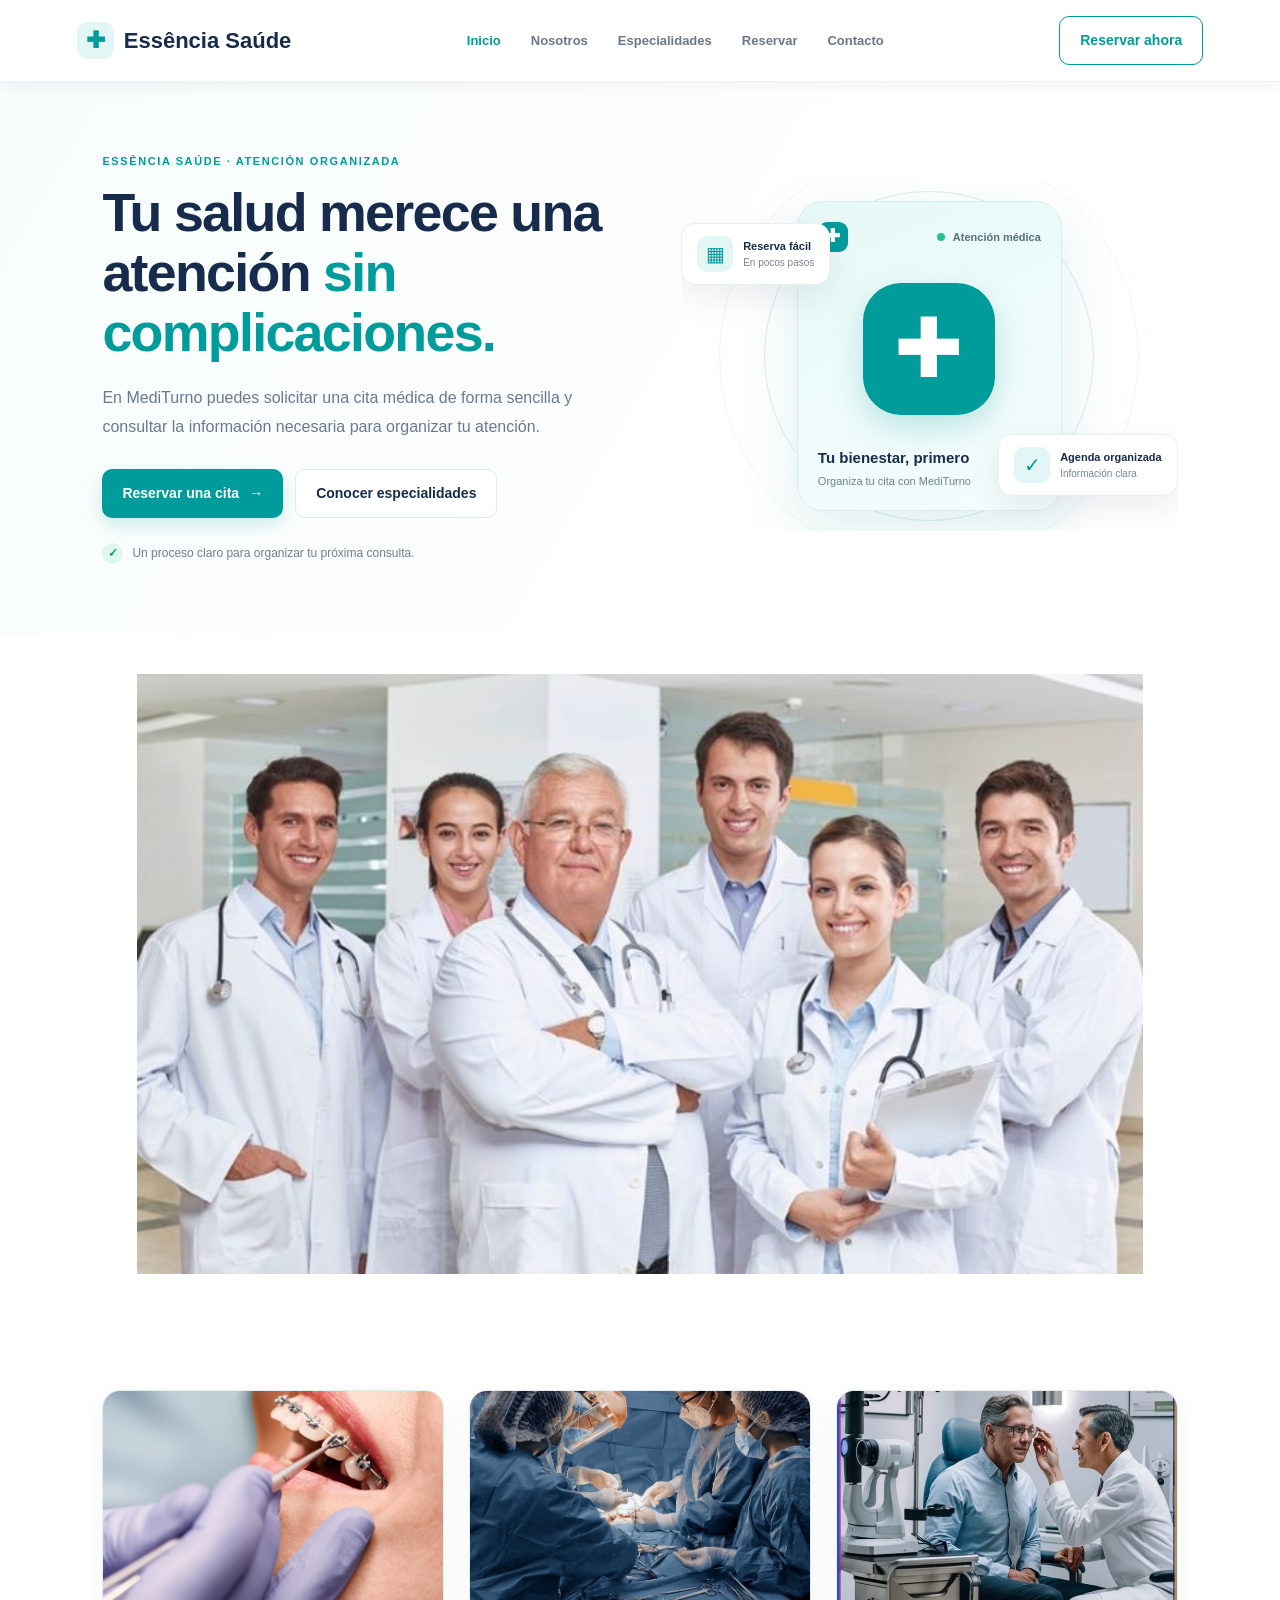
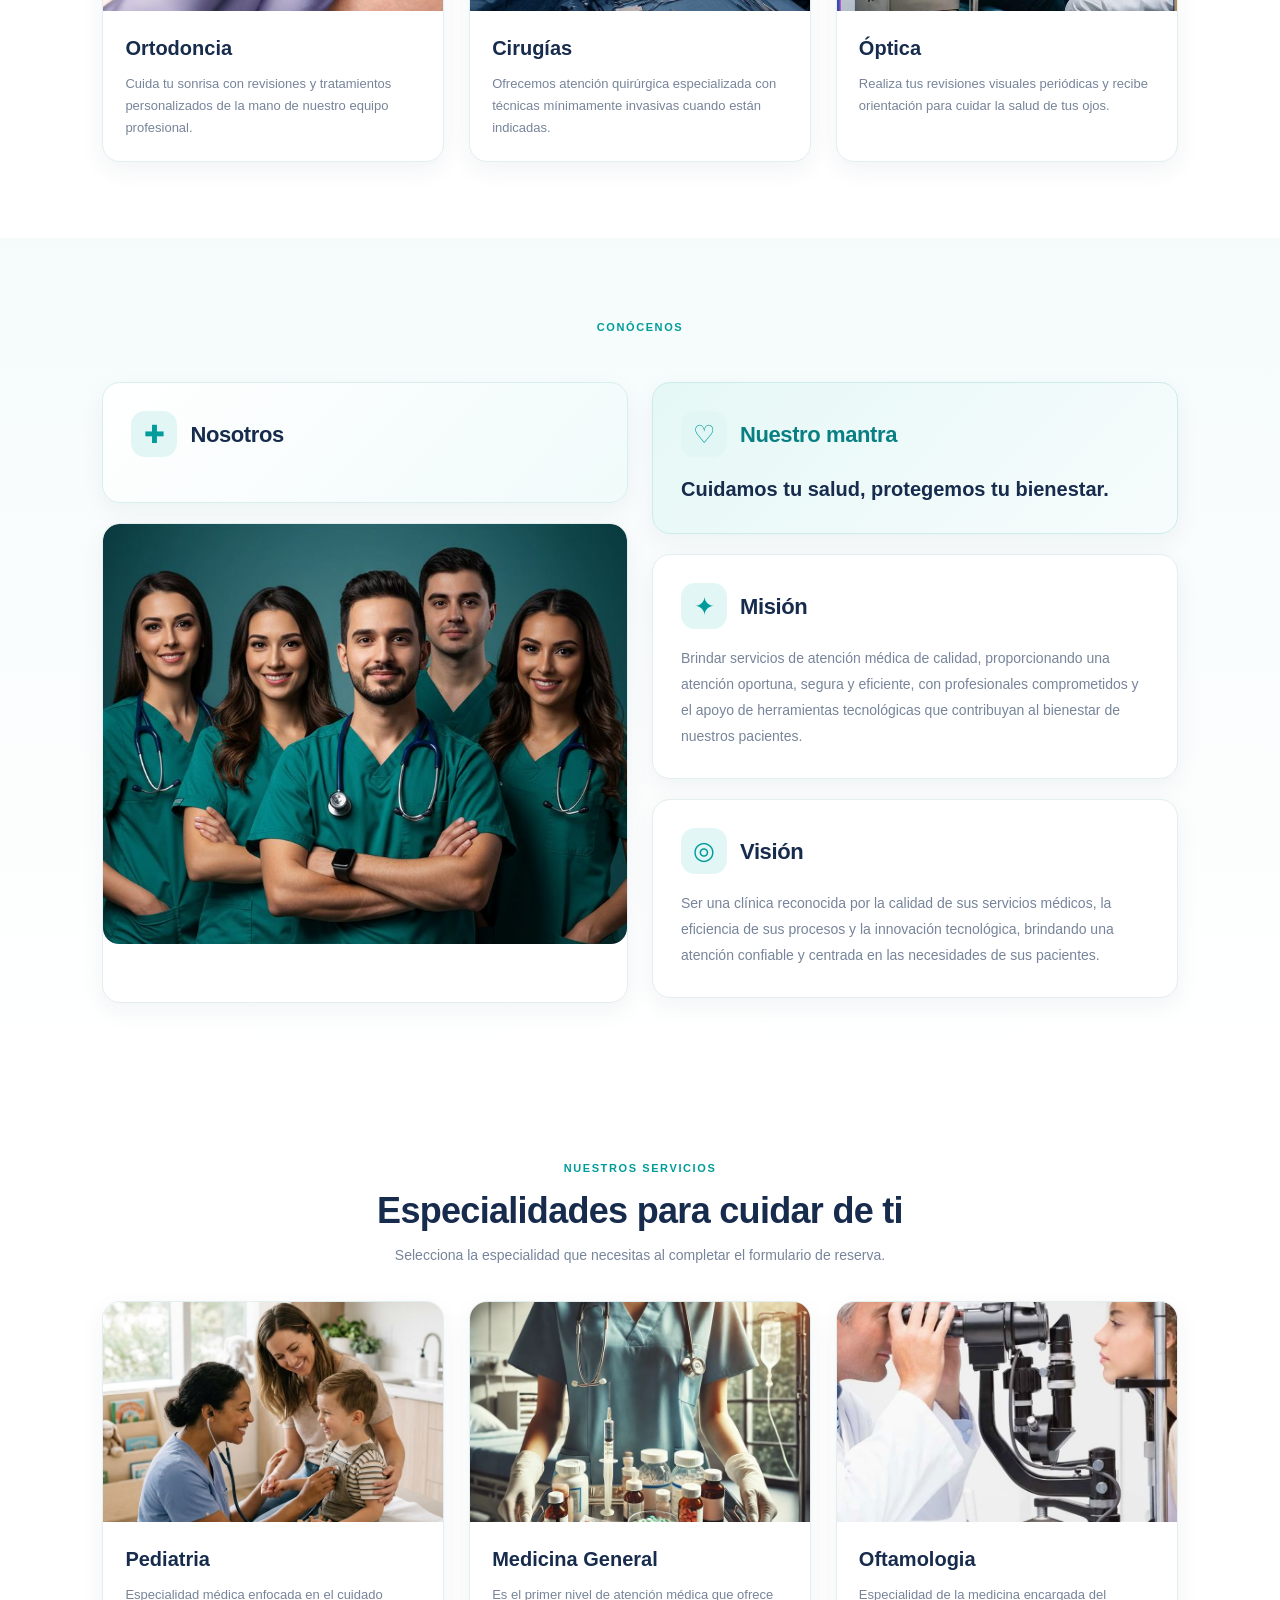
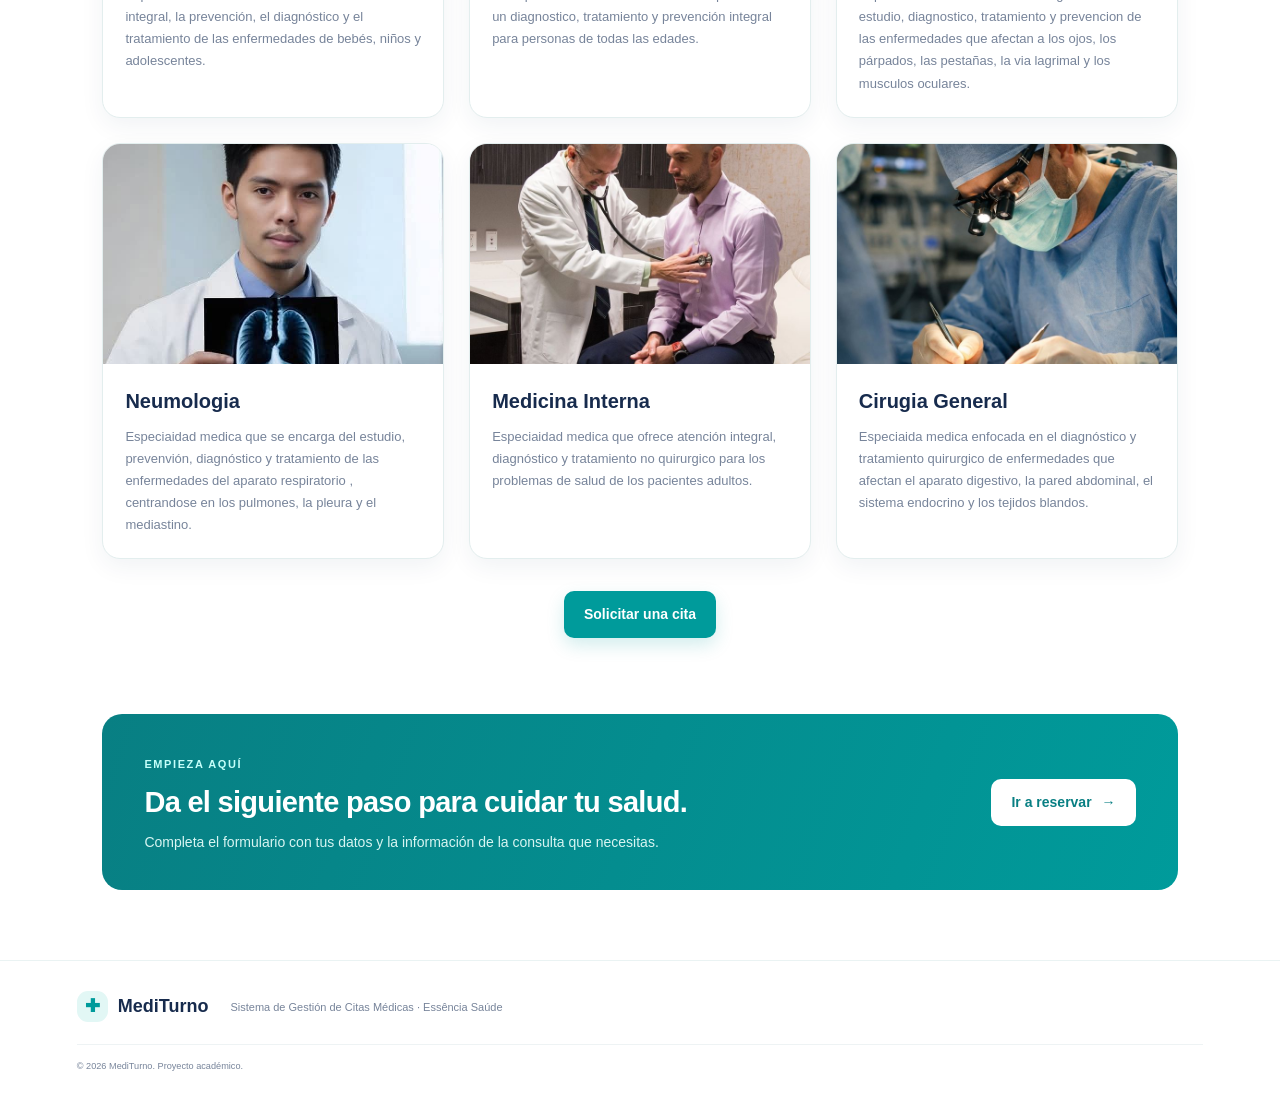
<file: index.html>
<!DOCTYPE html>
<html lang="es">

<head>
    <meta charset="UTF-8">
    <meta name="viewport" content="width=device-width, initial-scale=1.0">
    <meta name="description" content="MediTurno: organiza y solicita tus citas médicas de manera sencilla.">
    <title>Essência Saúde | Inicio</title>
    <link rel="stylesheet" href="styles.css">
</head>

<body class="public-page">
    <header class="public-header">
        <a class="public-brand" href="index.html" aria-label="MediTurno inicio">
            <span class="public-brand-icon">✚</span>
            <span>Essência Saúde</span>
        </a>
        <nav class="public-nav" aria-label="Navegación principal">
            <a class="active" href="index.html">Inicio</a>
            <a href="#nosotros">Nosotros</a>
            <a href="#especialidades">Especialidades</a>
            <a href="login.html">Reservar </a>
            <a href="#contacto">Contacto</a>

        </nav>
        <a class="button button-outline header-action" href="login.html">Reservar ahora</a>
    </header>

    <main>
        <section class="hero">
            <div class="hero-copy">
                <span class="eyebrow">ESSÊNCIA SAÚDE · ATENCIÓN ORGANIZADA</span>
                <h1>Tu salud merece una atención <span>sin complicaciones.</span></h1>
                <p>En MediTurno puedes solicitar una cita médica de forma sencilla y consultar la información necesaria
                    para organizar tu atención.</p>
                <div class="hero-actions">
                    <a class="button button-primary" href="login.html">Reservar una cita <span
                            aria-hidden="true">→</span></a>
                    <a class="button button-light" href="#especialidades">Conocer especialidades</a>
                </div>
                <div class="hero-note"><span class="note-check">✓</span> Un proceso claro para organizar tu próxima
                    consulta.</div>
            </div>
            <div class="hero-visual" aria-label="Ilustración de atención médica">
                <div class="visual-orbit orbit-one"></div>
                <div class="visual-orbit orbit-two"></div>
                <div class="medical-card">
                    <div class="medical-card-top"><span class="medical-symbol">✚</span><span
                            class="online-dot"></span><span>Atención médica</span></div>
                    <div class="medical-cross">✚</div>
                    <div class="medical-card-bottom"><strong>Tu bienestar, primero</strong><span>Organiza tu cita con
                            MediTurno</span></div>
                </div>
                <div class="floating-chip chip-calendar"><span>▦</span>
                    <div><strong>Reserva fácil</strong><small>En pocos pasos</small></div>
                </div>
                <div class="floating-chip chip-check"><span>✓</span>
                    <div><strong>Agenda organizada</strong><small>Información clara</small></div>
                </div>
            </div>
        </section>

        <section class="seccion-imagen">
            <div class="imagen-inicio">
                <img src="imagnes integrador/equipo.jpg" alt="Equipo médico de Essência Saúde">
            </div>
        </section>

        <section class="section servicios-section">
            <div class="specialty-grid specialty-grid-imagenes">

                <article class="specialty-card specialty-card-imagen">
                    <div class="specialty-image">
                        <img src="imagnes integrador/ortodoncia.jpg" alt="Servicio de ortodoncia">
                        <span class="servicio-etiqueta">Odontología</span>
                    </div>
                    <div class="specialty-content">
                        <h3>Ortodoncia</h3>
                        <p>Cuida tu sonrisa con revisiones y tratamientos personalizados de la mano de nuestro equipo
                            profesional.</p>
                    </div>
                </article>

                <article class="specialty-card specialty-card-imagen">
                    <div class="specialty-image">
                        <img src="imagnes integrador/cirugias.jpg" alt="Servicios de cirugía">
                        <span class="servicio-etiqueta">Especialidad médica</span>
                    </div>
                    <div class="specialty-content">
                        <h3>Cirugías</h3>
                        <p>Ofrecemos atención quirúrgica especializada con técnicas mínimamente invasivas cuando están
                            indicadas.</p>
                    </div>
                </article>

                <article class="specialty-card specialty-card-imagen">
                    <div class="specialty-image">
                        <img src="imagnes integrador/optica.jpg" alt="Servicio de salud visual">
                        <span class="servicio-etiqueta">Salud visual</span>
                    </div>
                    <div class="specialty-content">
                        <h3>Óptica</h3>
                        <p>Realiza tus revisiones visuales periódicas y recibe orientación para cuidar la salud de tus
                            ojos.</p>
                    </div>
                </article>

            </div>
        </section>


        <section id="nosotros" class="section nosotros-section">

            <!-- Encabezado -->
            <div class="section-heading">
                <span class="eyebrow">CONÓCENOS</span>
            </div>

            <!-- Contenido principal -->
            <div class="nosotros-grid">

                <!-- Columna izquierda -->
                <div class="nosotros-columna">

                    <!-- Nosotros -->
                    <article class="nosotros-card nosotros-intro">
                        <div class="nosotros-card-header">
                            <span class="nosotros-icon">✚</span>
                            <h3>Nosotros</h3>
                        </div>
                    </article>

                    <!-- Imagen -->
                    <article class="nosotros-card nosotros-imagen-card">
                        <img src="imagnes integrador/equipo2.jpg" alt="Equipo de Essência Saúde"
                            class="nosotros-imagen">
                    </article>

                </div>

                <!-- Columna derecha -->
                <div class="nosotros-columna">

                    <!-- Mantra -->
                    <article class="nosotros-card mantra-card">
                        <div class="nosotros-card-header">
                            <span class="nosotros-icon">♡</span>
                            <h3>Nuestro mantra</h3>
                        </div>
                        <p class="nosotros-frase">
                            Cuidamos tu salud, protegemos tu bienestar.
                        </p>
                    </article>

                    <!-- Misión -->
                    <article class="nosotros-card">
                        <div class="nosotros-card-header">
                            <span class="nosotros-icon">✦</span>
                            <h3>Misión</h3>
                        </div>
                        <p>
                            Brindar servicios de atención médica de calidad,
                            proporcionando una atención oportuna, segura y
                            eficiente, con profesionales comprometidos y el
                            apoyo de herramientas tecnológicas que contribuyan
                            al bienestar de nuestros pacientes.
                        </p>
                    </article>

                    <!-- Visión -->
                    <article class="nosotros-card">
                        <div class="nosotros-card-header">
                            <span class="nosotros-icon">◎</span>
                            <h3>Visión</h3>
                        </div>
                        <p>
                            Ser una clínica reconocida por la calidad de sus
                            servicios médicos, la eficiencia de sus procesos
                            y la innovación tecnológica, brindando una atención
                            confiable y centrada en las necesidades de sus
                            pacientes.
                        </p>
                    </article>

                </div>
            </div>

        </section>

        <section id="especialidades" class="section specialties-section">
            <div class="section-heading">
                <span class="eyebrow">NUESTROS SERVICIOS</span>
                <h2>Especialidades para cuidar de ti</h2>
                <p>Selecciona la especialidad que necesitas al completar el formulario de reserva.</p>
            </div>
            <div class="specialty-grid specialty-grid-imagenes">

                <article class="specialty-card specialty-card-imagen">
                    <div class="specialty-image">
                        <img src="imagnes integrador/pediatria.jpg" alt="Servicio de ortodoncia">
                    </div>
                    <div class="specialty-content">
                        <h3>Pediatria</h3>
                        <p>Especialidad médica enfocada en el cuidado integral, la prevención, el diagnóstico y el
                            tratamiento de las enfermedades de bebés, niños y adolescentes.</p>
                    </div>
                </article>

                <article class="specialty-card specialty-card-imagen">
                    <div class="specialty-image">
                        <img src="imagnes integrador/medicinageneral.jpg" alt="Servicios de cirugía">
                    </div>
                    <div class="specialty-content">
                        <h3>Medicina General</h3>
                        <p>Es el primer nivel de atención médica que ofrece un diagnostico, tratamiento y prevención
                            integral para personas de todas las edades.</p>
                    </div>
                </article>

                <article class="specialty-card specialty-card-imagen">
                    <div class="specialty-image">
                        <img src="imagnes integrador/oftamologia.jpg" alt="Servicio de salud visual">
                    </div>
                    <div class="specialty-content">
                        <h3>Oftamologia</h3>
                        <p>Especialidad de la medicina encargada del estudio, diagnostico, tratamiento y prevencion de
                            las enfermedades
                            que afectan a los ojos, los párpados, las pestañas, la via lagrimal y los musculos oculares.
                        </p>
                    </div>
                </article>
                <article class="specialty-card specialty-card-imagen">
                    <div class="specialty-image">
                        <img src="imagnes integrador/neumologia.jpg" alt="Servicio de salud visual">
                    </div>
                    <div class="specialty-content">
                        <h3>Neumologia </h3>
                        <p>Especiaidad medica que se encarga del estudio, prevenvión, diagnóstico y tratamiento de las
                            enfermedades del aparato respiratorio
                            , centrandose en los pulmones, la pleura y el mediastino.
                        </p>
                    </div>
                </article>
                <article class="specialty-card specialty-card-imagen">
                    <div class="specialty-image">
                        <img src="imagnes integrador/medicininterna.jpg" alt="Servicio de salud visual">
                    </div>
                    <div class="specialty-content">
                        <h3>Medicina Interna</h3>
                        <p>Especiaidad medica que ofrece atención integral, diagnóstico y tratamiento no quirurgico para
                            los problemas de salud de los pacientes adultos.
                        </p>
                    </div>
                </article>
                <article class="specialty-card specialty-card-imagen">
                    <div class="specialty-image">
                        <img src="imagnes integrador/cirugia1.jpg" alt="Servicio de salud visual">
                    </div>
                    <div class="specialty-content">
                        <h3>Cirugia General </h3>
                        <p>Especiaida medica enfocada en el diagnóstico y tratamiento quirurgico de enfermedades que
                            afectan el aparato digestivo, la pared abdominal, el sistema
                            endocrino y los tejidos blandos.
                        </p>
                    </div>
                </article>

            </div>
            <div class="section-cta"><a class="button button-primary" href="login.html">Solicitar una cita</a>
            </div>
        </section>

        <section class="booking-banner">
            <div><span class="eyebrow">EMPIEZA AQUÍ</span>
                <h2>Da el siguiente paso para cuidar tu salud.</h2>
                <p>Completa el formulario con tus datos y la información de la consulta que necesitas.</p>
            </div>
            <a class="button button-white" href="login.html">Ir a reservar <span aria-hidden="true">→</span></a>
        </section>
    </main>

    <footer id="contacto" class="public-footer">
        <a class="public-brand footer-brand" href="index.html"><span
                class="public-brand-icon">✚</span><span>MediTurno</span></a>
        <p>Sistema de Gestión de Citas Médicas · Essência Saúde</p>
        <small>© <span id="year"></span> MediTurno. Proyecto académico.</small>
    </footer>
    <script>document.getElementById("year").textContent = new Date().getFullYear();</script>
</body>

</html>
</file>
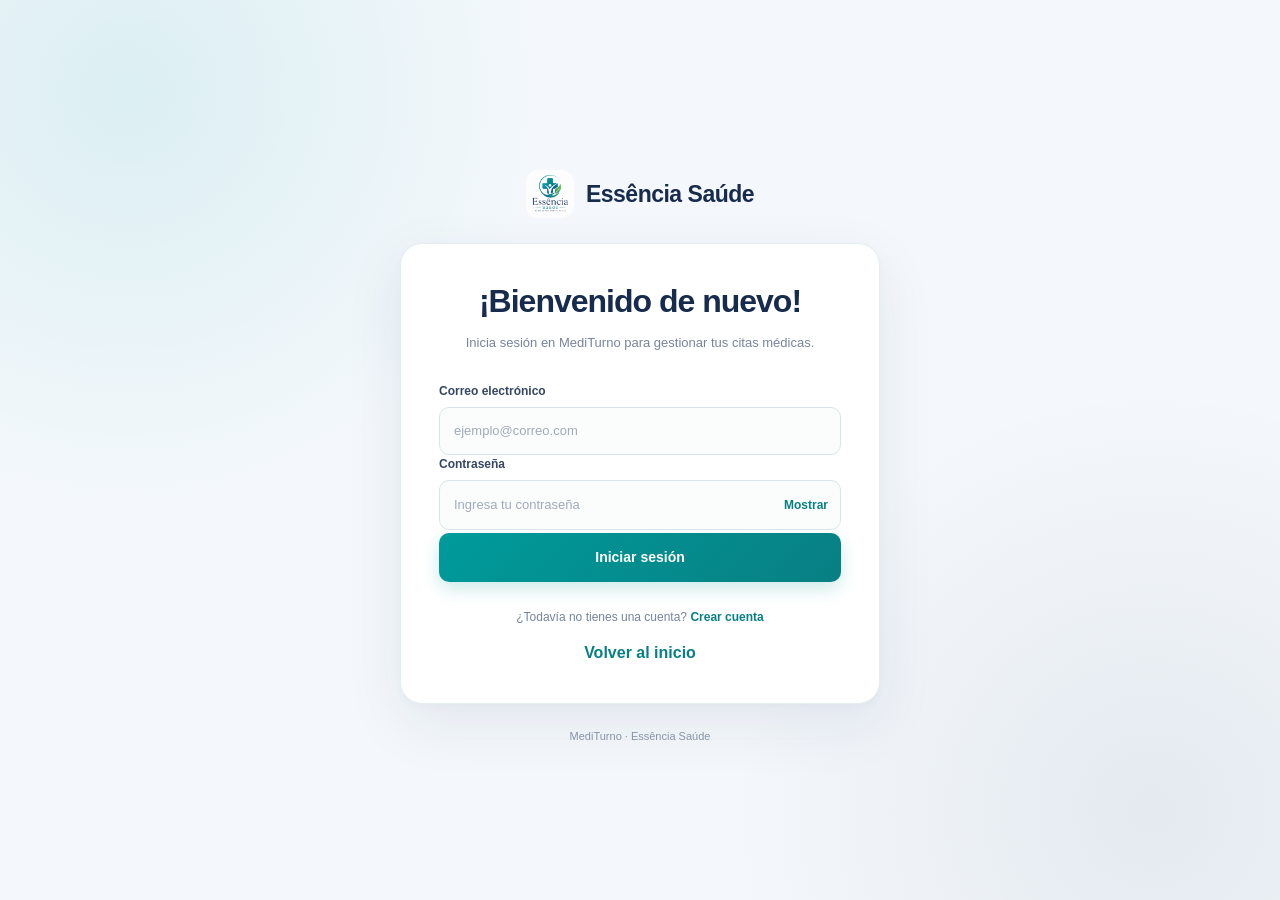
<file: dashboard.html>
<!DOCTYPE html>
<html lang="es">
<head>
    <meta charset="UTF-8">
    <meta name="viewport" content="width=device-width, initial-scale=1.0">
    <title>MediTurno | Dashboard</title>
    <link rel="stylesheet" href="styles.css">
</head>
<body>
    <aside class="sidebar">
        <div class="brand">
            <div class="brand-icon">✚</div>
            <div>
                <h2>MediTurno</h2>
                <small>Gestión de citas médicas</small>
            </div>
        </div>

        <nav class="menu">
            <button class="menu-item active" data-page="Inicio">▦ <span>Inicio</span></button>
            <button class="menu-item" data-page="Pacientes">♙ <span>Pacientes</span></button>
            <button class="menu-item" data-page="Médicos">⚕ <span>Médicos</span></button>
            <button class="menu-item" data-page="Especialidades">✚ <span>Especialidades</span></button>
            <button class="menu-item" data-page="Citas">▣ <span>Citas</span></button>
            <button class="menu-item" data-page="Horarios">◷ <span>Horarios</span></button>
            <button class="menu-item" data-page="Reportes">▤ <span>Reportes</span></button>
            <button class="menu-item" data-page="Configuración">⚙ <span>Configuración</span></button>
        </nav>

        <div class="sidebar-footer">
            <div class="avatar">A</div>
            <div>
                <strong>Administrador</strong>
                <small>MediTurno</small>
            </div>
        </div>
    </aside>

    <main class="main">
        <header class="topbar">
            <button id="menu-toggle" class="mobile-menu" aria-label="Abrir menú">☰</button>
            <input id="search" class="search"
                   type="search" placeholder="Buscar paciente, médico o cita...">
            <div class="admin-badge">
                <span class="status-dot"></span>
                Panel administrativo
            </div>
        </header>

        <section class="content">
            <div class="welcome">
                <div>
                    <p class="eyebrow">PANEL DE CONTROL</p>
                    <h1 id="page-title">¡Hola, administrador!</h1>
                    <a href="registrar_cita.html">Registrar cita +</a>
                    <p class="muted">Bienvenido a MediTurno. Aquí tienes el resumen de la clínica.</p>
                </div>
                <div class="date-box">
                    <span>📅</span>
                    <span id="current-date"></span>
                </div>
            </div>

            <div id="notice" class="notice" hidden></div>

            <section class="stats">
                <article class="stat-card blue">
                    <div class="stat-icon">♙</div>
                    <div>
                        <p>Pacientes registrados</p>
                        <h2 id="total-patients">—</h2>
                        <small>Usuarios de demostración</small>
                    </div>
                </article>

                <article class="stat-card green">
                    <div class="stat-icon">⚕</div>
                    <div>
                        <p>Médicos registrados</p>
                        <h2 id="total-doctors">—</h2>
                        <small>Personal de demostración</small>
                    </div>
                </article>

                <article class="stat-card purple">
                    <div class="stat-icon">▣</div>
                    <div>
                        <p>Citas de hoy</p>
                        <h2 id="total-appointments">—</h2>
                        <small>Agenda de demostración</small>
                    </div>
                </article>

                <article class="stat-card orange">
                    <div class="stat-icon">◷</div>
                    <div>
                        <p>Pendientes</p>
                        <h2 id="total-pending">—</h2>
                        <small>Por confirmar</small>
                    </div>
                </article>
            </section>

            <section class="dashboard-grid">
                <article class="panel chart-panel">
                    <div class="panel-heading">
                        <div>
                            <h3>Citas por especialidad</h3>
                            <p class="muted">Distribución de ejemplo</p>
                        </div>
                        <span class="tag">Esta semana</span>
                    </div>

                    <div id="chart" class="chart"></div>
                </article>

                <article class="panel">
                    <div class="panel-heading">
                        <div>
                            <h3>Resumen de citas</h3>
                            <p class="muted">Estado de la agenda</p>
                        </div>
                    </div>

                    <div class="summary-row">
                        <span class="summary-dot confirmed"></span>
                        <span>Confirmadas</span>
                        <strong id="confirmed-count">15</strong>
                    </div>
                    <div class="progress"><span style="width:62.5%"></span></div>

                    <div class="summary-row">
                        <span class="summary-dot pending"></span>
                        <span>Pendientes</span>
                        <strong id="pending-count">5</strong>
                    </div>
                    <div class="progress"><span class="yellow-bar" style="width:20.83%"></span></div>

                    <div class="summary-row">
                        <span class="summary-dot cancelled"></span>
                        <span>Canceladas</span>
                        <strong id="cancelled-count">4</strong>
                    </div>
                    <div class="progress"><span class="red-bar" style="width:16.67%"></span></div>

                    <div class="info-box">
                        <strong>Organiza tu agenda</strong>
                        <p>Consulta las citas y verifica la disponibilidad de los médicos.</p>
                        <button class="primary-button" data-page="Citas">Ver citas</button>
                    </div>
                </article>
            </section>

            <section class="panel appointments-panel">
                <div class="panel-heading">
                    <div>
                        <h3>Próximas citas</h3>
                        <p class="muted">Agenda de demostración</p>
                    </div>
                    <button class="text-button" data-page="Citas">Ver todas →</button>
                </div>

                <div class="table-wrap">
                    <table>
                        <thead>
                            <tr>
                                <th>Paciente</th>
                                <th>Médico</th>
                                <th>Especialidad</th>
                                <th>Fecha y hora</th>
                                <th>Estado</th>
                                <th>Acción</th>
                            </tr>
                        </thead>
                        <tbody id="appointments-body"></tbody>
                    </table>
                </div>
                <p id="empty-message" class="empty-message" hidden>No se encontraron citas.</p>
            </section>

            <footer>
                MediTurno · Sistema de Gestión de Citas Médicas
                <span>Versión inicial de demostración</span>
            </footer>
        </section>
    </main>

    <script src="app.js"></script>
    <script src="proteger-dashboard.js"></script>
</body>
</html>
</file>
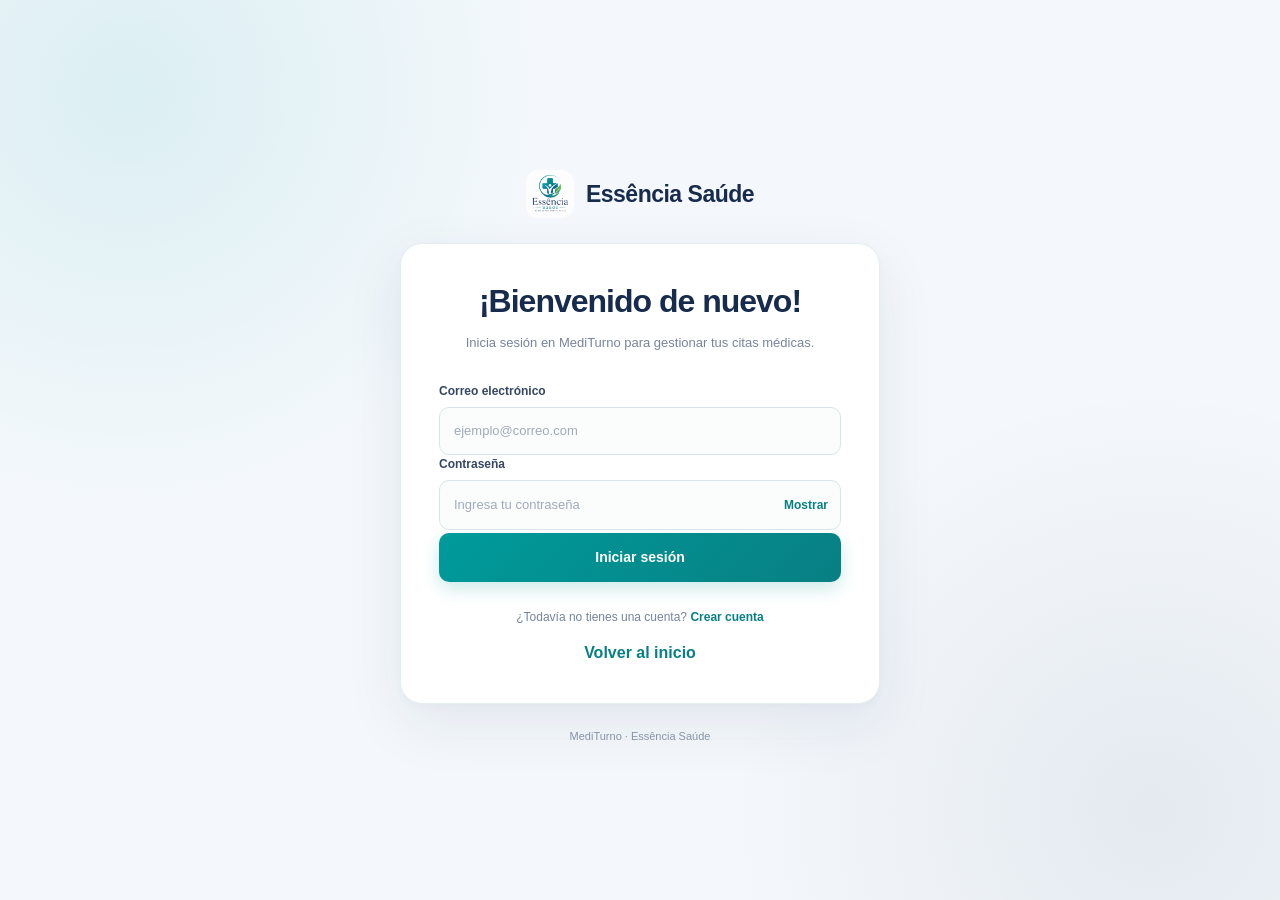
<file: login.html>
<!DOCTYPE html>
<html lang="es">
<head>
    <meta charset="UTF-8">
    <meta name="viewport" content="width=device-width, initial-scale=1.0">

    <title>MediTurno | Iniciar sesión</title>

    <link rel="stylesheet" href="styles.css">
    <script src="iniciar-sesion.js" defer></script>
</head>

<body class="auth-page">

    <!-- Marca de la plataforma -->
    <a href="index.html" class="auth-brand">
        <img
            src="imagnes integrador/logo.png"
            alt="Logo de Essência Saúde"
        >
        <span>Essência Saúde</span>
    </a>

    <main class="form-card">

        <!-- Encabezado -->
        <header class="form-header">
            <h1>¡Bienvenido de nuevo!</h1>
            <p>
                Inicia sesión en MediTurno para gestionar tus citas médicas.
            </p>
        </header>

        <!-- Formulario de acceso -->
        <form id="form-login" novalidate>

            <!-- Correo -->
            <div class="form-group">
                <label for="correo">Correo electrónico</label>

                <input
                    type="email"
                    id="correo"
                    name="correo"
                    autocomplete="email"
                    maxlength="150"
                    placeholder="ejemplo@correo.com"
                    required
                >
            </div>

            <!-- Contraseña -->
            <div class="form-group">
                <label for="contrasena">Contraseña</label>

                <div class="password-wrapper">
                    <input
                        type="password"
                        id="contrasena"
                        name="contrasena"
                        autocomplete="current-password"
                        maxlength="72"
                        placeholder="Ingresa tu contraseña"
                        required
                    >

                    <button
                        type="button"
                        id="btn-mostrar-contrasena"
                        class="password-toggle"
                        aria-label="Mostrar contraseña"
                        aria-pressed="false"
                    >
                        Mostrar
                    </button>
                </div>
            </div>

            <!-- Botón de acceso -->
            <button
                type="submit"
                id="btn-login"
                class="btn btn-primary btn-block"
            >
                Iniciar sesión
            </button>

            <!-- Mensajes -->
            <p
                id="mensaje-login"
                class="form-message"
                role="status"
                aria-live="polite"
            ></p>

        </form>

        <!-- Enlaces -->
        <div class="text-center">
            <p>
                ¿Todavía no tienes una cuenta?
                <a href="registro-usuario.html">Crear cuenta</a>
            </p>

            <a href="index.html">Volver al inicio</a>
        </div>

    </main>

    <footer class="auth-footer">
        MediTurno · Essência Saúde
    </footer>

</body>
</html>
</file>
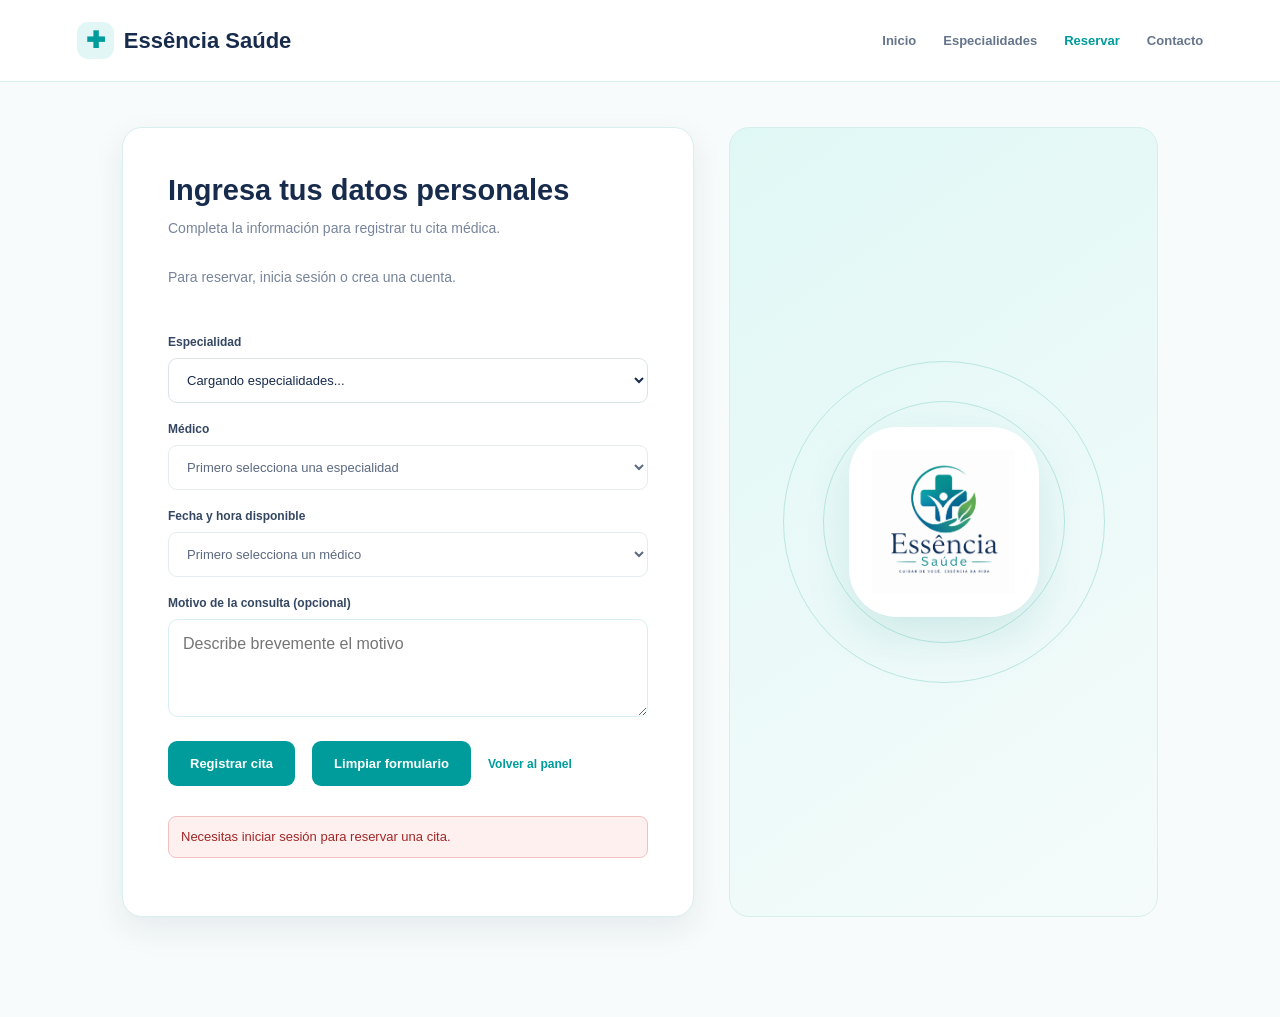
<file: registrar_cita.html>
<!DOCTYPE html>
<html lang="es">

<head>
    <meta charset="UTF-8">
    <meta name="viewport" content="width=device-width, initial-scale=1.0">

    <title>Registrar cita | MediTurno</title>

    <link rel="stylesheet" href="styles.css">
    <script src="registrar-cita.js" defer></script>
</head>

<body class="registro-page">

    <!-- Encabezado -->
    <header class="registro-header">
        <a href="index.html" class="registro-brand">
            <span class="registro-brand-icon">✚</span>
            <span>Essência Saúde </span>
        </a>

        <nav class="registro-nav">
            <a href="index.html">Inicio</a>
            <a href="index.html">Especialidades</a>
            <a href="registrar_cita.html" class="nav-active">Reservar</a>
            <a href="index.html">Contacto</a>
        </nav>
    </header>

    <!-- Contenido principal -->
    <main class="registro-container">

        <section class="registro-form-section">
            <h1>Ingresa tus datos personales</h1>

            <p class="registro-description">
                Completa la información para registrar tu cita médica.
            </p>

            <form id="form-cita" class="registro-form">

                <p id="usuario-conectado" class="registro-description"></p>

                <div class="form-field">
                    <label for="especialidad">Especialidad</label>
                    <select id="especialidad" name="especialidad" required>
                        <option value="">Cargando especialidades...</option>
                    </select>
                </div>

                <div class="form-field">
                    <label for="medico">Médico</label>
                    <select id="medico" name="medico" required disabled>
                        <option value="">Primero selecciona una especialidad</option>
                    </select>
                </div>

                <div class="form-field">
                    <label for="horario">Fecha y hora disponible</label>
                    <select id="horario" name="horario" required disabled>
                        <option value="">Primero selecciona un médico</option>
                    </select>
                </div>

                <div class="form-field">
                    <label for="motivo">Motivo de la consulta (opcional)</label>
                    <textarea id="motivo" name="motivo" maxlength="500" rows="3" placeholder="Describe brevemente el motivo"></textarea>
                </div>

                <div class="form-actions">
                    <button type="submit" class="registro-button">
                        Registrar cita
                    </button>
                    <button type="reset" class="registro-button" id="limpiar-formulario">
                        Limpiar formulario
                    </button>
                    <a href="index.html" class="registro-back">
                        Volver al panel
                    </a>
                </div>

                <p id="mensaje-formulario" class="registro-message" role="status" aria-live="polite" hidden>
                </p>

            </form>
        </section>

        <!-- Imagen de marca -->

        <aside class="registro-image-section">
            <div class="registro-logo">
                <img class="registro-logo-image" src="imagnes integrador/logo.png" alt="Logotipo de MediTurno">
            </div>
        </aside>


    </main>

</body>

</html>
</file>
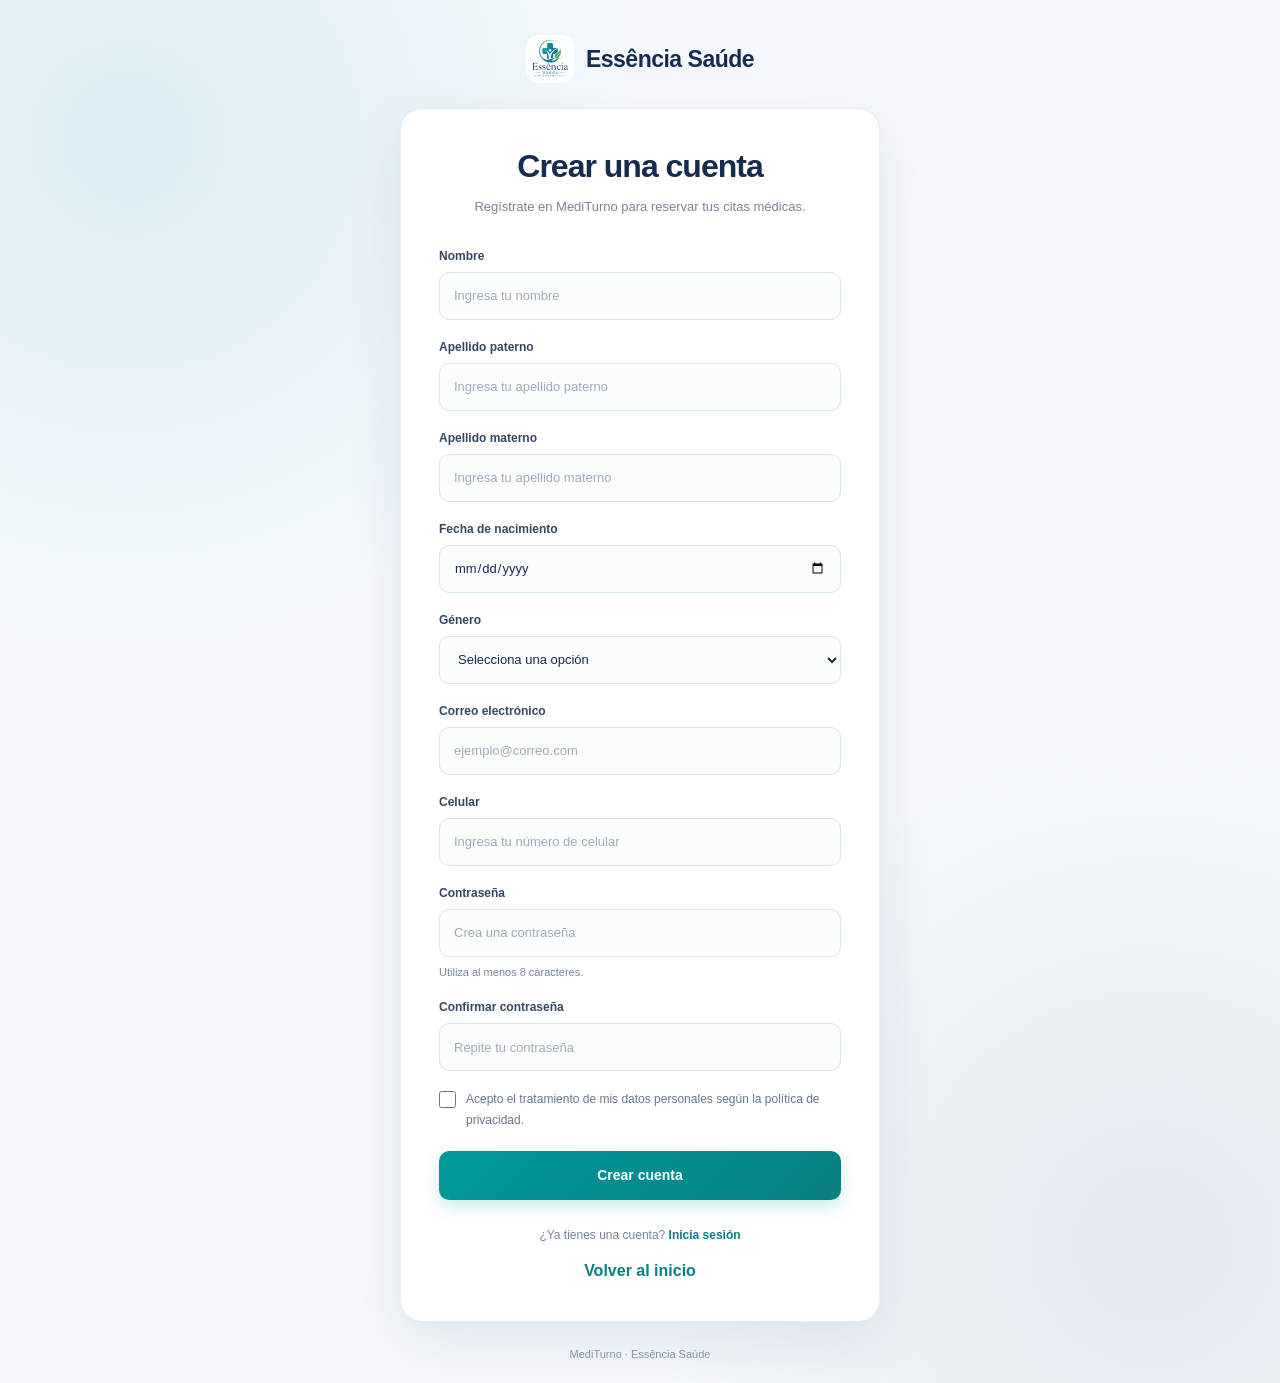
<file: registro-usuario.html>
<!DOCTYPE html>
<html lang="es">
<head>
    <meta charset="UTF-8">
    <meta name="viewport" content="width=device-width, initial-scale=1.0">

    <title>MediTurno | Crear cuenta</title>

    <link rel="stylesheet" href="styles.css">
    <script src="registro-usuario.js" defer></script>
</head>

<body class="auth-page">

    <a href="index.html" class="auth-brand">
        <img
            src="imagnes integrador/logo.png"
            alt="Logo de Essência Saúde"
        >
        <span>Essência Saúde</span>
    </a>

    <main class="form-card">

        <header class="form-header">
            <h1>Crear una cuenta</h1>
            <p>
                Regístrate en MediTurno para reservar tus citas médicas.
            </p>
        </header>

        <form id="form-registro" novalidate>

            <!-- Nombre -->
            <div class="form-group">
                <label for="nombre">Nombre</label>
                <input
                    type="text"
                    id="nombre"
                    name="nombre"
                    autocomplete="given-name"
                    minlength="2"
                    maxlength="60"
                    required
                    placeholder="Ingresa tu nombre"
                >
            </div>

            <!-- Apellido paterno -->
            <div class="form-group">
                <label for="apellidoPaterno">Apellido paterno</label>
                <input
                    type="text"
                    id="apellidoPaterno"
                    name="apellidoPaterno"
                    autocomplete="family-name"
                    minlength="2"
                    maxlength="60"
                    required
                    placeholder="Ingresa tu apellido paterno"
                >
            </div>

            <!-- Apellido materno -->
            <div class="form-group">
                <label for="apellidoMaterno">Apellido materno</label>
                <input
                    type="text"
                    id="apellidoMaterno"
                    name="apellidoMaterno"
                    minlength="2"
                    maxlength="60"
                    required
                    placeholder="Ingresa tu apellido materno"
                >
            </div>

            <!-- Fecha de nacimiento -->
            <div class="form-group">
                <label for="fechaNacimiento">Fecha de nacimiento</label>
                <input
                    type="date"
                    id="fechaNacimiento"
                    name="fechaNacimiento"
                    autocomplete="bday"
                    required
                >
            </div>

            <!-- Género -->
            <div class="form-group">
                <label for="genero">Género</label>
                <select
                    id="genero"
                    name="genero"
                    required
                >
                    <option value="">Selecciona una opción</option>
                    <option value="Masculino">Masculino</option>
                    <option value="Femenino">Femenino</option>
                    <option value="Otro">Otro</option>
                    <option value="Prefiero no decir">
                        Prefiero no decir
                    </option>
                </select>
            </div>

            <!-- Correo electrónico -->
            <div class="form-group">
                <label for="correo">Correo electrónico</label>
                <input
                    type="email"
                    id="correo"
                    name="correo"
                    autocomplete="email"
                    maxlength="150"
                    required
                    placeholder="ejemplo@correo.com"
                >
            </div>

            <!-- Celular -->
            <div class="form-group">
                <label for="celular">Celular</label>
                <input
                    type="tel"
                    id="celular"
                    name="celular"
                    autocomplete="tel"
                    maxlength="20"
                    required
                    placeholder="Ingresa tu número de celular"
                >
            </div>

            <!-- Contraseña -->
            <div class="form-group">
                <label for="contrasena">Contraseña</label>
                <input
                    type="password"
                    id="contrasena"
                    name="contrasena"
                    autocomplete="new-password"
                    minlength="8"
                    maxlength="72"
                    required
                    placeholder="Crea una contraseña"
                >
                <small class="form-help">
                    Utiliza al menos 8 caracteres.
                </small>
            </div>

            <!-- Confirmar contraseña -->
            <div class="form-group">
                <label for="confirmar-contrasena">
                    Confirmar contraseña
                </label>
                <input
                    type="password"
                    id="confirmar-contrasena"
                    name="confirmarContrasena"
                    autocomplete="new-password"
                    minlength="8"
                    maxlength="72"
                    required
                    placeholder="Repite tu contraseña"
                >
            </div>

            <!-- Consentimiento de privacidad -->
            <div class="form-group">
                <label for="acepta-privacidad">
                    <input
                        type="checkbox"
                        id="acepta-privacidad"
                        name="aceptaPrivacidad"
                        required
                    >
                    Acepto el tratamiento de mis datos personales según
                    la política de privacidad.
                </label>
            </div>

            <!-- Botón de registro -->
            <button
                type="submit"
                class="btn btn-primary btn-block"
                id="btn-registrar"
            >
                Crear cuenta
            </button>

            <!-- Mensajes de respuesta -->
            <p
                id="mensaje-registro"
                class="form-message"
                role="status"
                aria-live="polite"
            ></p>

        </form>

        <div class="text-center">
            <p>
                ¿Ya tienes una cuenta?
                <a href="login.html">Inicia sesión</a>
            </p>

            <a href="index.html">Volver al inicio</a>
        </div>

    </main>

    <footer class="auth-footer">
        MediTurno · Essência Saúde
    </footer>

</body>
</html>
</file>
<file: styles.css>
/* MediTurno - estilos compartidos. Paleta: turquesa, blanco y azul marino */
:root {
    --primary: #009b9b;
    --primary-dark: #087f83;
    --navy: #172b4d;
    --muted: #77849a;
    --border: #d9eeee;
    --bg: #f4f7fc;
    --white: #fff;
    --green: #21b783;
    --shadow: 0 12px 32px rgba(23, 43, 77, .08)
}

* {
    box-sizing: border-box
}

html {
    scroll-behavior: smooth
}

body {
    margin: 0;
    font-family: Inter, "Segoe UI", Arial, sans-serif;
    color: var(--navy);
    background: var(--bg);
    line-height: 1.5
}

a {
    color: inherit;
    text-decoration: none
}

button,
input,
select {
    font: inherit
}

button,
a {
    -webkit-tap-highlight-color: transparent
}

.button {
    display: inline-flex;
    align-items: center;
    justify-content: center;
    gap: 10px;
    border-radius: 10px;
    padding: 13px 20px;
    font-weight: 700;
    font-size: 14px;
    transition: .2s ease
}

.button-primary {
    background: var(--primary);
    color: #fff;
    box-shadow: 0 7px 18px rgba(0, 155, 155, .18)
}

.button-primary:hover {
    background: var(--primary-dark);
    transform: translateY(-1px)
}

.button-outline {
    border: 1px solid var(--primary);
    color: var(--primary);
    background: #fff
}

.button-light {
    background: #fff;
    border: 1px solid var(--border);
    color: var(--navy)
}

.button-white {
    background: #fff;
    color: var(--primary-dark)
}

.eyebrow {
    display: inline-block;
    color: var(--primary);
    font-size: 11px;
    font-weight: 800;
    letter-spacing: 1.6px;
    margin-bottom: 12px
}

/* Página pública */
.public-page {
    background: #fff
}


.public-header {
    position: sticky;
    top: 0;
    z-index: 1000;

    height: 82px;
    display: flex;
    align-items: center;
    justify-content: space-between;
    gap: 24px;
    padding: 0 clamp(22px, 6vw, 92px);

    border-bottom: 1px solid #edf3f5;
    background: #fff;
    box-shadow: 0 4px 15px rgba(23, 43, 77, 0.05);
}


.public-brand {
    display: inline-flex;
    align-items: center;
    gap: 10px;
    font-weight: 800;
    font-size: 22px;
    color: var(--navy);
    white-space: nowrap
}

.public-brand-icon {
    display: grid;
    place-items: center;
    width: 37px;
    height: 37px;
    border-radius: 11px;
    background: #e2f7f5;
    color: var(--primary);
    font-size: 23px
}

.public-nav {
    display: flex;
    align-items: center;
    gap: 30px;
    color: #68778d;
    font-size: 13px;
    font-weight: 600
}

.public-nav a:hover,
.public-nav a.active {
    color: var(--primary)
}

.hero {
    min-height: 500px;
    display: grid;
    grid-template-columns: 1.05fr .95fr;
    align-items: center;
    gap: 30px;
    padding: 66px clamp(22px, 8vw, 120px) 70px;
    background: linear-gradient(120deg, #f7fcfc 0%, #fff 65%)
}

.hero-copy {
    max-width: 610px
}

.hero h1 {
    font-size: clamp(36px, 4.2vw, 57px);
    line-height: 1.12;
    letter-spacing: -1.7px;
    margin: 0 0 22px;
    color: var(--navy)
}

.hero h1 span {
    color: var(--primary)
}

.hero-copy>p {
    max-width: 520px;
    color: #697991;
    font-size: 16px;
    line-height: 1.8;
    margin: 0 0 27px
}

.hero-actions {
    display: flex;
    gap: 12px;
    flex-wrap: wrap
}

.hero-note {
    display: flex;
    align-items: center;
    gap: 9px;
    margin-top: 25px;
    color: #6e7e91;
    font-size: 12px
}

.note-check {
    display: grid;
    place-items: center;
    width: 21px;
    height: 21px;
    border-radius: 50%;
    background: #dff7ed;
    color: #14966c;
    font-weight: 800
}

.hero-visual {
    min-height: 350px;
    position: relative;
    display: grid;
    place-items: center;
    overflow: hidden
}

.visual-orbit {
    position: absolute;
    border: 1px solid #d6efec;
    border-radius: 50%;
    width: 330px;
    height: 330px
}

.orbit-two {
    width: 420px;
    height: 420px;
    border-color: #edf7f6
}

.medical-card {
    position: relative;
    z-index: 1;
    width: 265px;
    height: 310px;
    border-radius: 26px;
    background: linear-gradient(155deg, #e6f9f7, #f5fcfc);
    border: 1px solid #d4efec;
    box-shadow: 0 20px 55px rgba(16, 130, 130, .13);
    padding: 20px;
    display: flex;
    flex-direction: column;
    justify-content: space-between
}

.medical-card-top {
    display: flex;
    align-items: center;
    gap: 8px;
    font-size: 11px;
    font-weight: 700;
    color: #55717c
}

.medical-symbol {
    display: grid;
    place-items: center;
    width: 30px;
    height: 30px;
    background: var(--primary);
    color: #fff;
    border-radius: 9px;
    font-size: 18px
}

.online-dot {
    margin-left: auto;
    width: 8px;
    height: 8px;
    background: #27bf8b;
    border-radius: 50%
}

.medical-cross {
    align-self: center;
    display: grid;
    place-items: center;
    width: 132px;
    height: 132px;
    border-radius: 38px;
    background: var(--primary);
    color: #fff;
    font-size: 83px;
    box-shadow: 0 12px 30px rgba(0, 155, 155, .22)
}

.medical-card-bottom {
    display: flex;
    flex-direction: column;
    gap: 4px
}

.medical-card-bottom strong {
    font-size: 15px
}

.medical-card-bottom span {
    font-size: 11px;
    color: #6c8290
}

.floating-chip {
    position: absolute;
    z-index: 2;
    display: flex;
    align-items: center;
    gap: 10px;
    background: #fff;
    border: 1px solid #e7f0f1;
    border-radius: 14px;
    padding: 12px 15px;
    box-shadow: var(--shadow)
}

.floating-chip>span {
    display: grid;
    place-items: center;
    width: 36px;
    height: 36px;
    border-radius: 10px;
    background: #e2f7f5;
    color: var(--primary);
    font-size: 20px
}

.floating-chip div {
    display: flex;
    flex-direction: column
}

.floating-chip strong {
    font-size: 11px
}

.floating-chip small {
    font-size: 10px;
    color: var(--muted)
}

.chip-calendar {
    top: 42px;
    left: 0
}

.chip-check {
    right: 0;
    bottom: 35px
}

.trust-strip {
    display: grid;
    grid-template-columns: repeat(3, 1fr);
    gap: 24px;
    padding: 26px clamp(22px, 8vw, 120px);
    border-top: 1px solid #eaf3f3;
    border-bottom: 1px solid #eaf3f3;
    background: #fff
}

.trust-strip>div {
    display: flex;
    align-items: center;
    gap: 13px
}

.trust-icon {
    display: grid;
    place-items: center;
    width: 42px;
    height: 42px;
    border-radius: 13px;
    background: #e5f8f6;
    color: var(--primary);
    font-size: 21px
}

.trust-strip strong,
.trust-strip small {
    display: block
}

.trust-strip strong {
    font-size: 13px
}

.trust-strip small {
    font-size: 11px;
    color: var(--muted);
    margin-top: 3px
}

.section {
    padding: 76px clamp(22px, 8vw, 120px)
}

.section-heading {
    text-align: center;
    max-width: 650px;
    margin: 0 auto 35px
}

.section-heading h2,
.booking-banner h2 {
    font-size: clamp(27px, 3vw, 36px);
    letter-spacing: -.7px;
    line-height: 1.2;
    margin: 0 0 13px
}

.section-heading p,
.booking-banner p {
    color: var(--muted);
    font-size: 14px;
    margin: 0
}

.specialty-grid {
    display: grid;
    grid-template-columns: repeat(4, 1fr);
    gap: 18px
}

.specialty-card {
    padding: 25px 22px;
    border: 1px solid #e5eeee;
    border-radius: 16px;
    background: #fff;
    transition: .2s
}

.specialty-card:hover {
    border-color: #9bdbd7;
    transform: translateY(-3px);
    box-shadow: var(--shadow)
}

.specialty-icon {
    display: grid;
    place-items: center;
    width: 48px;
    height: 48px;
    border-radius: 14px;
    background: #e2f7f5;
    color: var(--primary);
    font-size: 24px
}

.specialty-card h3 {
    font-size: 15px;
    margin: 18px 0 8px
}

.specialty-card p {
    font-size: 12px;
    line-height: 1.7;
    color: var(--muted);
    margin: 0
}

.section-cta {
    text-align: center;
    margin-top: 32px
}

.booking-banner {
    margin: 0 clamp(22px, 8vw, 120px) 70px;
    padding: 37px 42px;
    border-radius: 20px;
    background: linear-gradient(110deg, #087f83, #009b9b);
    display: flex;
    align-items: center;
    justify-content: space-between;
    gap: 25px;
    color: #fff
}

.booking-banner .eyebrow {
    color: #c5fffa
}

.booking-banner h2 {
    max-width: 580px;
    font-size: 29px
}

.booking-banner p {
    color: #d8f5f2;
    max-width: 600px
}

.public-footer {
    padding: 30px clamp(22px, 6vw, 92px);
    display: flex;
    align-items: center;
    gap: 22px;
    flex-wrap: wrap;
    border-top: 1px solid #eaf3f3;
    color: var(--muted);
    font-size: 11px
}

.footer-brand {
    font-size: 18px
}

.footer-brand .public-brand-icon {
    width: 31px;
    height: 31px;
    font-size: 18px
}

.public-footer p {
    margin: 0
}

.admin-link {
    margin-left: auto;
    color: var(--primary);
    font-weight: 700
}

.public-footer>small {
    width: 100%;
    border-top: 1px solid #eef3f4;
    padding-top: 15px
}

/* Formulario de reserva */
.registro-page {
    min-height: 100vh;
    background: #f7fbfb
}

.registro-header {
    height: 82px;
    background: #fff;
    border-bottom: 1px solid var(--border);
    display: flex;
    align-items: center;
    justify-content: space-between;
    padding: 0 clamp(20px, 6vw, 90px);
    gap: 20px
}

.registro-brand {
    display: flex;
    align-items: center;
    gap: 10px;
    font-size: 22px;
    font-weight: 800;
    color: var(--navy)
}

.registro-brand-icon {
    display: grid;
    place-items: center;
    width: 37px;
    height: 37px;
    background: #e2f7f5;
    border-radius: 11px;
    color: var(--primary);
    font-size: 23px
}

.registro-nav {
    display: flex;
    gap: 27px;
    align-items: center;
    font-size: 13px;
    color: #66758b;
    font-weight: 600
}

.registro-nav a:hover,
.registro-nav .nav-active {
    color: var(--primary)
}

.registro-container {
    max-width: 1080px;
    margin: 45px auto;
    padding: 0 22px 55px;
    display: grid;
    grid-template-columns: 1fr .75fr;
    gap: 35px;
    align-items: stretch
}

.registro-form-section {
    background: #fff;
    padding: clamp(25px, 4vw, 45px);
    border: 1px solid var(--border);
    border-radius: 20px;
    box-shadow: var(--shadow)
}

.registro-form-section h1 {
    font-size: 29px;
    line-height: 1.2;
    margin: 0 0 10px;
    color: var(--navy)
}

.registro-description {
    color: var(--muted);
    font-size: 14px;
    margin: 0 0 28px
}

.registro-form {
    display: flex;
    flex-direction: column;
    gap: 17px
}

.form-field {
    display: flex;
    flex-direction: column;
    gap: 7px
}

.form-field label {
    font-size: 12px;
    font-weight: 700;
    color: #354762
}

.form-field input,
.form-field select {
    width: 100%;
    padding: 13px 14px;
    border: 1px solid #d9e5e9;
    border-radius: 9px;
    background: #fff;
    color: var(--navy);
    outline: none;
    font-size: 13px;
    transition: .2s
}

.form-field input:focus,
.form-field select:focus {
    border-color: var(--primary);
    box-shadow: 0 0 0 3px rgba(0, 155, 155, .1)
}

.form-field input::placeholder {
    color: #a0aaba
}

.form-actions {
    display: flex;
    align-items: center;
    gap: 17px;
    flex-wrap: wrap;
    margin-top: 7px
}

.registro-button {
    border: 0;
    border-radius: 9px;
    background: var(--primary);
    color: #fff;
    padding: 13px 22px;
    font-size: 13px;
    font-weight: 700;
    cursor: pointer
}

.registro-button:hover {
    background: var(--primary-dark)
}

.registro-back {
    font-size: 12px;
    color: var(--primary);
    font-weight: 700
}

.registro-message {
    padding: 12px 14px;
    border-radius: 9px;
    background: #e8f8f2;
    color: #137957;
    font-size: 13px
}

.registro-message.error {
    background: #fff0ef;
    color: #b83b36
}

.registro-image-section {
    min-height: 480px;
    border-radius: 20px;
    background: linear-gradient(145deg, #e0f8f5, #f5fbfb);
    border: 1px solid #d7efec;
    display: grid;
    place-items: center;
    overflow: hidden;
    position: relative
}

.registro-image-section:before,
.registro-image-section:after {
    content: "";
    position: absolute;
    width: 320px;
    height: 320px;
    border: 1px solid #b9e7e2;
    border-radius: 50%
}

.registro-image-section:after {
    width: 240px;
    height: 240px
}

.registro-logo {
    z-index: 1;
    display: grid;
    place-items: center;
    width: 190px;
    height: 190px;
    border-radius: 48px;
    background: #fff;
    box-shadow: 0 18px 45px rgba(0, 130, 130, .13)
}

.registro-logo-image {
    max-width: 75%;
    max-height: 75%;
    object-fit: contain
}

.registro-image-section:has(img[src=""]) {
    display: none
}

/* Panel administrativo */
.sidebar {
    position: fixed;
    inset: 0 auto 0 0;
    width: 250px;
    background: #fff;
    border-right: 1px solid #e7edf5;
    display: flex;
    flex-direction: column;
    padding: 24px 16px;
    z-index: 10
}

.brand {
    display: flex;
    align-items: center;
    gap: 11px;
    padding: 0 8px 27px
}

.brand-icon {
    display: grid;
    place-items: center;
    width: 40px;
    height: 40px;
    border-radius: 12px;
    background: #e0f7f5;
    color: var(--primary);
    font-size: 24px
}

.brand h2 {
    font-size: 18px;
    margin: 0;
    line-height: 1.25
}

.brand small,
.sidebar-footer small {
    font-size: 10px;
    color: var(--muted)
}

.menu {
    display: flex;
    flex-direction: column;
    gap: 6px
}

.menu-item {
    border: 0;
    background: transparent;
    color: #748198;
    text-align: left;
    display: flex;
    align-items: center;
    gap: 12px;
    padding: 12px 14px;
    border-radius: 10px;
    font-size: 13px;
    cursor: pointer
}

.menu-item.active,
.menu-item:hover {
    background: #e7f8f6;
    color: var(--primary);
    font-weight: 700
}

.sidebar-footer {
    display: flex;
    align-items: center;
    gap: 10px;
    margin-top: auto;
    padding: 18px 8px 0;
    border-top: 1px solid #edf1f5;
    font-size: 12px
}

.sidebar-footer small {
    display: block
}

.avatar {
    display: grid;
    place-items: center;
    width: 36px;
    height: 36px;
    border-radius: 50%;
    background: #e1f5f4;
    color: var(--primary);
    font-weight: 800
}

.main {
    margin-left: 250px;
    min-height: 100vh
}

.topbar {
    height: 76px;
    background: #fff;
    border-bottom: 1px solid #e9eef5;
    display: flex;
    align-items: center;
    justify-content: space-between;
    padding: 0 32px;
    gap: 20px
}

.search {
    width: min(420px, 60%);
    border: 1px solid #e0e7f0;
    border-radius: 9px;
    padding: 11px 14px;
    background: #f9fbfd;
    outline: none;
    font-size: 12px
}

.search:focus {
    border-color: var(--primary)
}

.admin-badge {
    font-size: 12px;
    color: #607086;
    display: flex;
    align-items: center;
    gap: 8px
}

.status-dot {
    width: 8px;
    height: 8px;
    background: var(--green);
    border-radius: 50%
}

.mobile-menu {
    display: none;
    border: 0;
    background: none;
    font-size: 22px
}

.content {
    padding: 28px 32px 20px;
    max-width: 1600px;
    margin: auto
}

.welcome {
    display: flex;
    align-items: center;
    justify-content: space-between;
    gap: 20px;
    margin-bottom: 25px
}

.welcome h1 {
    font-size: 25px;
    margin: 0 0 5px
}

.welcome .eyebrow {
    margin-bottom: 5px
}

.welcome .muted {
    margin: 0
}

.welcome a {
    display: inline-block;
    color: var(--primary);
    font-size: 12px;
    font-weight: 700;
    margin: 5px 0
}

.muted {
    font-size: 12px;
    color: var(--muted)
}

.date-box {
    background: #fff;
    border: 1px solid #e5ebf3;
    border-radius: 10px;
    padding: 12px 15px;
    display: flex;
    gap: 8px;
    align-items: center;
    font-size: 12px;
    white-space: nowrap
}

.stats {
    display: grid;
    grid-template-columns: repeat(4, minmax(0, 1fr));
    gap: 16px;
    margin-bottom: 22px
}

.stat-card {
    display: flex;
    gap: 13px;
    align-items: center;
    background: #fff;
    border: 1px solid #e8edf4;
    border-radius: 13px;
    padding: 19px 17px;
    box-shadow: 0 3px 10px rgba(23, 43, 77, .025)
}

.stat-icon {
    width: 43px;
    height: 43px;
    display: grid;
    place-items: center;
    border-radius: 12px;
    font-size: 21px
}

.stat-card.blue .stat-icon {
    background: #e9f2ff;
    color: #2878ed
}

.stat-card.green .stat-icon {
    background: #e2f8ef;
    color: #21a978
}

.stat-card.purple .stat-icon {
    background: #f1eaff;
    color: #8d61d9
}

.stat-card.orange .stat-icon {
    background: #fff1df;
    color: #db8c2b
}

.stat-card p {
    font-size: 11px;
    color: var(--muted);
    margin: 0 0 4px
}

.stat-card h2 {
    font-size: 25px;
    margin: 0;
    line-height: 1.2
}

.stat-card small {
    font-size: 9px;
    color: #9aa5b5
}

.dashboard-grid {
    display: grid;
    grid-template-columns: 1.4fr 1fr;
    gap: 20px;
    margin-bottom: 22px
}

.panel {
    background: #fff;
    border: 1px solid #e7edf5;
    border-radius: 13px;
    padding: 22px;
    min-width: 0
}

.panel-heading {
    display: flex;
    align-items: center;
    justify-content: space-between;
    gap: 15px;
    margin-bottom: 20px
}

.panel-heading h3 {
    font-size: 15px;
    margin: 0 0 3px
}

.panel-heading .muted {
    margin: 0
}

.tag {
    background: #e8f8f6;
    color: var(--primary);
    font-size: 10px;
    padding: 6px 9px;
    border-radius: 7px
}

.chart {
    height: 190px;
    display: flex;
    align-items: flex-end;
    justify-content: space-around;
    gap: 12px;
    padding: 12px 0 0
}

.bar-group {
    height: 100%;
    flex: 1;
    display: flex;
    flex-direction: column;
    align-items: center;
    justify-content: flex-end;
    gap: 7px;
    min-width: 0
}

.bar {
    width: min(42px, 70%);
    min-height: 8px;
    background: linear-gradient(180deg, #16b6b2, #078e95);
    border-radius: 7px 7px 2px 2px;
    position: relative
}

.bar-value {
    position: absolute;
    top: -21px;
    left: 50%;
    transform: translateX(-50%);
    font-size: 10px;
    color: #607086
}

.bar-label {
    font-size: 9px;
    color: #77849a;
    text-align: center;
    overflow-wrap: anywhere
}

.summary-row {
    display: flex;
    align-items: center;
    gap: 8px;
    font-size: 11px;
    color: #68778d;
    margin: 14px 0 7px
}

.summary-row strong {
    margin-left: auto;
    color: var(--navy)
}

.summary-dot {
    width: 8px;
    height: 8px;
    border-radius: 50%
}

.confirmed {
    background: #21b783
}

.pending {
    background: #f2b544
}

.cancelled {
    background: #ef7777
}

.progress {
    height: 6px;
    border-radius: 9px;
    background: #edf1f5;
    overflow: hidden
}

.progress span {
    display: block;
    height: 100%;
    background: #21b783;
    border-radius: 9px
}

.progress .yellow-bar {
    background: #f2b544
}

.progress .red-bar {
    background: #ef7777
}

.info-box {
    background: #f1fbfa;
    border: 1px solid #dcf3f0;
    border-radius: 10px;
    padding: 14px;
    margin-top: 22px
}

.info-box strong {
    font-size: 12px
}

.info-box p {
    font-size: 11px;
    color: var(--muted);
    margin: 4px 0 12px
}

.primary-button {
    border: 0;
    background: var(--primary);
    color: #fff;
    border-radius: 7px;
    padding: 9px 13px;
    font-size: 11px;
    font-weight: 700;
    cursor: pointer
}

.appointments-panel {
    padding: 22px 0
}

.appointments-panel>.panel-heading {
    padding: 0 22px
}

.text-button {
    border: 0;
    background: none;
    color: var(--primary);
    font-size: 11px;
    font-weight: 700;
    cursor: pointer
}

.table-wrap {
    width: 100%;
    overflow-x: auto
}

table {
    width: 100%;
    border-collapse: collapse;
    white-space: nowrap
}

thead {
    background: #f8fafc
}

th {
    font-size: 10px;
    color: #78859a;
    text-align: left;
    font-weight: 700;
    padding: 12px 16px
}

td {
    font-size: 11px;
    padding: 14px 16px;
    border-bottom: 1px solid #edf1f5;
    color: #65738a
}

tbody tr:last-child td {
    border-bottom: 0
}

.patient-name {
    font-weight: 700;
    color: var(--navy)
}

.status {
    display: inline-block;
    border-radius: 20px;
    padding: 5px 9px;
    font-size: 9px;
    font-weight: 700
}

.status-confirmada {
    background: #e1f8ee;
    color: #168b61
}

.status-pendiente {
    background: #fff4dc;
    color: #b78018
}

.status-cancelada {
    background: #ffe8e8;
    color: #c94d4d
}

.action-button {
    border: 1px solid #f1d6d6;
    background: #fff;
    color: #c65a5a;
    border-radius: 6px;
    padding: 5px 8px;
    font-size: 10px;
    cursor: pointer
}

.action-button:disabled {
    color: #8994a4;
    background: #f6f7f9;
    border-color: #e7ebef;
    cursor: default
}

.empty-message {
    text-align: center;
    padding: 22px;
    color: var(--muted);
    font-size: 12px
}

.notice {
    background: #fff5df;
    border: 1px solid #f4e2b5;
    color: #8b681c;
    border-radius: 9px;
    padding: 12px 15px;
    margin-bottom: 18px;
    font-size: 12px
}

.content footer {
    display: flex;
    justify-content: space-between;
    gap: 15px;
    color: #8c98a9;
    font-size: 10px;
    padding: 20px 0 4px
}

@media(max-width:1050px) {
    .public-nav {
        gap: 16px
    }

    .hero {
        padding-left: 5vw;
        padding-right: 5vw
    }

    .specialty-grid {
        grid-template-columns: repeat(2, 1fr)
    }

    .stats {
        grid-template-columns: repeat(2, minmax(0, 1fr))
    }

    .registro-container {
        grid-template-columns: 1fr .7fr
    }

    .content {
        padding: 25px 20px
    }

    .topbar {
        padding: 0 20px
    }
}

@media(max-width:760px) {
    .public-header {
        height: auto;
        min-height: 72px;
        flex-wrap: wrap;
        padding-top: 15px;
        padding-bottom: 15px
    }

    .public-nav {
        order: 3;
        width: 100%;
        justify-content: space-between;
        gap: 10px;
        font-size: 12px
    }

    .header-action {
        font-size: 12px;
        padding: 10px 12px
    }

    .hero {
        grid-template-columns: 1fr;
        padding-top: 50px;
        padding-bottom: 40px
    }

    .hero-visual {
        min-height: 320px
    }

    .trust-strip {
        grid-template-columns: 1fr;
        gap: 18px
    }

    .section {
        padding-top: 55px;
        padding-bottom: 55px
    }

    .booking-banner {
        margin: 0 20px 45px;
        padding: 28px;
        align-items: flex-start;
        flex-direction: column
    }

    .public-footer {
        gap: 12px
    }

    .admin-link {
        margin-left: 0
    }

    .registro-header {
        height: auto;
        min-height: 75px;
        flex-wrap: wrap;
        padding-top: 14px;
        padding-bottom: 14px
    }

    .registro-nav {
        order: 3;
        width: 100%;
        justify-content: space-between;
        gap: 10px;
        font-size: 11px
    }

    .registro-container {
        grid-template-columns: 1fr;
        margin-top: 24px
    }

    .registro-image-section {
        min-height: 240px;
        grid-row: 1
    }

    .registro-form-section h1 {
        font-size: 25px
    }

    .sidebar {
        transform: translateX(-100%);
        transition: transform .2s ease;
        box-shadow: none
    }

    .sidebar.open {
        transform: translateX(0);
        box-shadow: 10px 0 30px rgba(23, 43, 77, .12)
    }

    .main {
        margin-left: 0
    }

    .mobile-menu {
        display: block
    }

    .topbar {
        justify-content: flex-start
    }

    .search {
        flex: 1;
        width: auto
    }

    .admin-badge {
        display: none
    }

    .welcome {
        align-items: flex-start;
        flex-direction: column
    }

    .date-box {
        white-space: normal
    }

    .dashboard-grid {
        grid-template-columns: 1fr
    }

    .stats {
        gap: 10px
    }

    .stat-card {
        padding: 13px 10px;
        gap: 9px
    }

    .stat-icon {
        width: 35px;
        height: 35px
    }

    .stat-card h2 {
        font-size: 21px
    }

    .stat-card p {
        font-size: 10px
    }

    .content footer {
        flex-direction: column
    }

    .appointments-panel {
        overflow: hidden
    }
}

@media(max-width:420px) {
    .specialty-grid {
        grid-template-columns: 1fr
    }

    .hero h1 {
        font-size: 36px
    }

    .hero-actions .button {
        width: 100%
    }

    .floating-chip {
        padding: 9px
    }

    .chip-calendar {
        left: -4px
    }

    .chip-check {
        right: -4px
    }

    .medical-card {
        width: 230px;
        height: 290px
    }

    .stats {
        grid-template-columns: 1fr 1fr
    }

    .stat-card {
        align-items: flex-start;
        flex-direction: column
    }

    .registro-form-section {
        padding: 22px 17px
    }

    .form-actions {
        align-items: stretch;
        flex-direction: column
    }

    .registro-button {
        width: 100%
    }
}

.imagen-inicio {
    width: 100%;
    max-width: 1100px;
    margin: 40px auto;
    padding: 0 20px;
    box-sizing: border-box;
}

.imagen-inicio img {
    display: block;
    width: 100%;
    height: auto;
    max-height: 600px;
    object-fit: contain;
    object-position: center;
    border-radius: 16px;
}


/* Tres tarjetas en una sola fila */
.specialty-grid-imagenes {
    display: grid;
    grid-template-columns: repeat(3, minmax(0, 1fr));
    gap: 25px;
    width: 100%;
    max-width: 1200px;
    margin: 0 auto;
    align-items: stretch;
}

/* Diseño de las tarjetas */
.specialty-card-imagen {
    display: flex;
    flex-direction: column;
    padding: 0;
    overflow: hidden;
    border: 1px solid #e3eeee;
    border-radius: 18px;
    background: #fff;
    box-shadow: 0 8px 25px rgba(23, 43, 77, 0.06);
    transition: transform 0.3s ease, box-shadow 0.3s ease;
}

.specialty-card-imagen:hover {
    transform: translateY(-6px);
    box-shadow: 0 15px 30px rgba(0, 130, 130, 0.13);
}

/* Imágenes del mismo tamaño */
.specialty-card-imagen .specialty-image {
    position: relative;
    width: 100%;
    height: 220px;
    overflow: hidden;
}

.specialty-card-imagen .specialty-image img {
    display: block;
    width: 100%;
    height: 100%;
    object-fit: cover;
    transition: transform 0.4s ease;
}

.specialty-card-imagen:hover .specialty-image img {
    transform: scale(1.05);
}

/* Texto */
.specialty-content {
    padding: 22px;
}

.specialty-content h3 {
    margin: 0 0 10px;
    color: #172b4d;
    font-size: 20px;
}

.specialty-content p {
    margin: 0;
    color: #77849a;
    font-size: 13px;
    line-height: 1.7;
}

/* Tabletas */
@media (max-width: 850px) {
    .specialty-grid-imagenes {
        grid-template-columns: repeat(2, minmax(0, 1fr));
    }
}

/* Celulares */
@media (max-width: 550px) {
    .specialty-grid-imagenes {
        grid-template-columns: 1fr;
    }
}

/* ==================================
   PÁGINA NOSOTROS
================================== */

.nosotros-section {
    background: linear-gradient(180deg, #f5fbfb 0%, #ffffff 100%);
    min-height: 70vh;
}

/* Distribución de las dos columnas */
.nosotros-grid {
    display: grid;
    grid-template-columns: repeat(2, minmax(0, 1fr));
    gap: 24px;
    max-width: 1200px;
    margin: 0 auto;
    align-items: start;
}

.nosotros-columna {
    display: flex;
    flex-direction: column;
    gap: 20px;
    min-width: 0;
}

/* Tarjetas generales */
.nosotros-card {
    padding: 28px;
    border: 1px solid #e3eeee;
    border-radius: 18px;
    background: var(--white);
    box-shadow: 0 8px 25px rgba(23, 43, 77, 0.05);
    transition: transform 0.25s ease,
        box-shadow 0.25s ease,
        border-color 0.25s ease;
}

.nosotros-card:hover {
    transform: translateY(-3px);
    border-color: #b8e5e1;
    box-shadow: var(--shadow);
}

/* Encabezados de cada tarjeta */
.nosotros-card-header {
    display: flex;
    align-items: center;
    gap: 13px;
    margin-bottom: 17px;
}

.nosotros-card-header h3 {
    margin: 0;
    color: var(--navy);
    font-size: 22px;
    font-weight: 800;
    letter-spacing: -0.4px;
}

/* Iconos */
.nosotros-icon {
    flex-shrink: 0;
    display: grid;
    place-items: center;
    width: 46px;
    height: 46px;
    border-radius: 14px;
    background: #e2f7f5;
    color: var(--primary);
    font-size: 25px;
}

/* Texto */
.nosotros-card>p {
    margin: 0;
    color: var(--muted);
    font-size: 14px;
    line-height: 1.85;
}

/* Tarjeta de presentación */
.nosotros-intro {
    background: linear-gradient(135deg, #ffffff 0%, #f0fbfa 100%);
    border-color: #d8efec;
}

/* Mantra destacado */
.mantra-card {
    background: linear-gradient(135deg, #e5f8f6 0%, #f7fcfc 100%);
    border-color: #ccece8;
}

.mantra-card .nosotros-card-header h3 {
    color: var(--primary-dark);
}

.nosotros-card>p.nosotros-frase {
    color: var(--navy);
    font-size: 20px;
    font-weight: 700;
    line-height: 1.55;
}


/* Imagen más alta en la sección Nosotros */
.nosotros-imagen-card {
    padding: 0;
    overflow: hidden;
    min-height: 480px;
}

.nosotros-imagen {
    display: block;
    width: 100%;
    height: 420px;
    object-fit: cover;
    object-position: center;
    border-radius: 16px;
    transition: transform 0.4s ease;
}

.nosotros-imagen-card:hover .nosotros-imagen {
    transform: scale(1.04);
}

/* En celulares */
@media (max-width: 600px) {
    .nosotros-imagen-card {
        min-height: 350px;
    }

    .nosotros-imagen {
        height: 350px;
    }
}


/* =========================================
   MEDİTURNO - DISEÑO DE AUTENTICACIÓN
   Registro e inicio de sesión
========================================= */

.auth-page {
    min-height: 100vh;
    display: flex;
    flex-direction: column;
    align-items: center;
    justify-content: center;
    padding: 35px 18px 20px;
    background:
        radial-gradient(circle at 10% 10%,
            rgba(0, 155, 155, 0.10),
            transparent 30%),
        radial-gradient(circle at 90% 90%,
            rgba(23, 43, 77, 0.07),
            transparent 30%),
        #f4f8fc;
}

/* Marca superior */

.auth-brand {
    display: inline-flex;
    align-items: center;
    justify-content: center;
    gap: 12px;
    margin-bottom: 25px;
    color: #172b4d;
    font-size: 23px;
    font-weight: 800;
    letter-spacing: -0.5px;
    transition: transform 0.2s ease;
}

.auth-brand:hover {
    transform: translateY(-2px);
}

.auth-brand img {
    width: 48px;
    height: 48px;
    object-fit: contain;
    border-radius: 12px;
}

/* Tarjeta del formulario */

.form-card {
    width: 100%;
    max-width: 480px;
    padding: 38px;
    background: #ffffff;
    border: 1px solid #e4eeee;
    border-radius: 22px;
    box-shadow:
        0 20px 60px rgba(23, 43, 77, 0.08),
        0 3px 10px rgba(23, 43, 77, 0.025);
    animation: auth-appear 0.5s ease both;
}

@keyframes auth-appear {
    from {
        opacity: 0;
        transform: translateY(15px);
    }

    to {
        opacity: 1;
        transform: translateY(0);
    }
}

/* Encabezado */

.form-header {
    margin-bottom: 28px;
    text-align: center;
}

.form-header h1 {
    margin: 0 0 10px;
    color: #172b4d;
    font-size: clamp(27px, 5vw, 32px);
    font-weight: 800;
    letter-spacing: -1px;
    line-height: 1.2;
}

.form-header p {
    margin: 0;
    color: #77849a;
    font-size: 13px;
    line-height: 1.8;
}

/* Campos */

#form-registro {
    display: flex;
    flex-direction: column;
    gap: 18px;
}

.form-group {
    display: flex;
    flex-direction: column;
    gap: 7px;
}

.form-group>label {
    color: #354762;
    font-size: 12px;
    font-weight: 700;
}

.form-group input:not([type="checkbox"]) {
    width: 100%;
    min-height: 48px;
    padding: 12px 14px;
    border: 1px solid #d9e5e9;
    border-radius: 10px;
    outline: none;
    background: #fbfdfd;
    color: #172b4d;
    font-size: 13px;
    transition:
        border-color 0.2s ease,
        box-shadow 0.2s ease,
        background 0.2s ease;
}

.form-group input:not([type="checkbox"]):hover {
    border-color: #a9d8d5;
}

.form-group input:not([type="checkbox"]):focus {
    border-color: #009b9b;
    background: #ffffff;
    box-shadow: 0 0 0 4px rgba(0, 155, 155, 0.10);
}

.form-group input::placeholder {
    color: #a0aaba;
    opacity: 1;
}

.form-group input[type="checkbox"] {
    width: 17px;
    height: 17px;
    flex-shrink: 0;
    margin: 2px 7px 0 0;
    accent-color: #009b9b;
    cursor: pointer;
}

.form-group:has(input[type="checkbox"]) {
    display: block;
}

.form-group:has(input[type="checkbox"]) label {
    display: flex;
    align-items: flex-start;
    gap: 3px;
    color: #68778d;
    font-size: 12px;
    font-weight: 400;
    line-height: 1.7;
    cursor: pointer;
}

.form-help {
    color: #77849a;
    font-size: 11px;
    line-height: 1.5;
}

/* Botón principal */

.btn-primary {
    display: flex;
    align-items: center;
    justify-content: center;
    width: 100%;
    min-height: 49px;
    margin-top: 3px;
    padding: 13px 20px;
    border: none;
    border-radius: 10px;
    background: linear-gradient(135deg, #009b9b, #087f83);
    box-shadow: 0 7px 18px rgba(0, 155, 155, 0.20);
    color: #ffffff;
    font-size: 14px;
    font-weight: 700;
    cursor: pointer;
    transition:
        transform 0.2s ease,
        box-shadow 0.2s ease,
        filter 0.2s ease;
}

.btn-primary:hover {
    transform: translateY(-2px);
    box-shadow: 0 10px 23px rgba(0, 155, 155, 0.26);
    filter: brightness(0.97);
}

.btn-primary:active {
    transform: translateY(0);
}

.btn-primary:focus-visible,
.auth-page a:focus-visible {
    outline: 3px solid rgba(0, 155, 155, 0.35);
    outline-offset: 4px;
}

.btn-primary:disabled {
    opacity: 0.65;
    cursor: not-allowed;
    transform: none;
}

/* Mensajes de validación */

.form-message {
    display: none;
    margin: 0;
    padding: 12px 14px;
    border-radius: 9px;
    font-size: 12px;
    line-height: 1.6;
}

.form-message:not(:empty) {
    display: block;
    background: #e8f8f2;
    color: #137957;
}

.form-message.error {
    background: #fff0ef;
    color: #b83b36;
    border: 1px solid #f8d9d6;
}

/* Enlaces inferiores */

.text-center {
    margin-top: 26px;
    text-align: center;
}

.text-center p {
    margin: 0 0 15px;
    color: #77849a;
    font-size: 12px;
}

.text-center a {
    color: #087f83;
    font-weight: 700;
    transition: color 0.2s ease;
}

.text-center a:hover {
    color: #005f62;
    text-decoration: underline;
    text-underline-offset: 3px;
}

.auth-footer {
    margin-top: 24px;
    color: #8b98aa;
    font-size: 11px;
    text-align: center;
}

/* Adaptación para celulares */

@media (max-width: 520px) {
    .auth-page {
        justify-content: flex-start;
        padding: 25px 14px 18px;
    }

    .auth-brand {
        margin-bottom: 20px;
        font-size: 20px;
    }

    .auth-brand img {
        width: 42px;
        height: 42px;
    }

    .form-card {
        max-width: 100%;
        padding: 26px 21px;
        border-radius: 17px;
    }

    .form-header {
        margin-bottom: 24px;
    }

    #form-registro {
        gap: 16px;
    }

    .form-group input:not([type="checkbox"]) {
        min-height: 47px;
        font-size: 16px;
    }

    .auth-footer {
        margin-top: 20px;
    }
}

/* Accesibilidad: reducir animaciones */

@media (prefers-reduced-motion: reduce) {

    .auth-page *,
    .auth-page *::before,
    .auth-page *::after {
        animation: none !important;
        transition: none !important;
        scroll-behavior: auto !important;
    }
}

/* Selector de género en el formulario de autenticación */

.auth-page .form-group select {
    width: 100%;
    min-height: 48px;
    padding: 12px 14px;
    border: 1px solid #d9e5e9;
    border-radius: 10px;
    outline: none;
    background: #fbfdfd;
    color: #172b4d;
    font: inherit;
    font-size: 13px;
    transition: border-color 0.2s ease, box-shadow 0.2s ease;
}

.auth-page .form-group select:focus {
    border-color: #009b9b;
    background: #fff;
    box-shadow: 0 0 0 4px rgba(0, 155, 155, 0.10);
}

/* Campo de contraseña con botón para mostrarla */

.auth-page .password-wrapper {
    display: flex;
    align-items: center;
    width: 100%;
    border: 1px solid #d9e5e9;
    border-radius: 10px;
    background: #fbfdfd;
    transition: border-color 0.2s ease, box-shadow 0.2s ease;
}

.auth-page .password-wrapper:focus-within {
    border-color: #009b9b;
    background: #ffffff;
    box-shadow: 0 0 0 4px rgba(0, 155, 155, 0.10);
}

.auth-page .password-wrapper input {
    flex: 1;
    min-width: 0;
    border: 0 !important;
    outline: none;
    background: transparent !important;
    box-shadow: none !important;
}

.auth-page .password-toggle {
    flex-shrink: 0;
    padding: 8px 12px;
    border: 0;
    background: transparent;
    color: #087f83;
    font-size: 12px;
    font-weight: 700;
    cursor: pointer;
}

.auth-page .password-toggle:hover {
    color: #005f62;
}

.auth-page .password-toggle:focus-visible {
    outline: 2px solid #009b9b;
    outline-offset: -3px;
    border-radius: 6px;
}

/* Mejoras para los controles dinámicos del formulario de citas */
.form-field textarea {
    width: 100%;
    min-height: 92px;
    padding: 12px 14px;
    border: 1px solid var(--border, #d9eeee);
    border-radius: 10px;
    font: inherit;
    color: var(--text, #172b4d);
    background: #fff;
    resize: vertical;
}
.form-field textarea:focus {
    outline: 2px solid rgba(0, 155, 155, .18);
    border-color: var(--blue, #009b9b);
}
.registro-message.success {
    color: #087443;
    background: #e9f8f0;
    border: 1px solid #b6e7cd;
    padding: 10px 12px;
    border-radius: 8px;
}
.registro-message.error {
    color: #a12626;
    background: #fff0f0;
    border: 1px solid #f1c2c2;
    padding: 10px 12px;
    border-radius: 8px;
}
</file>
